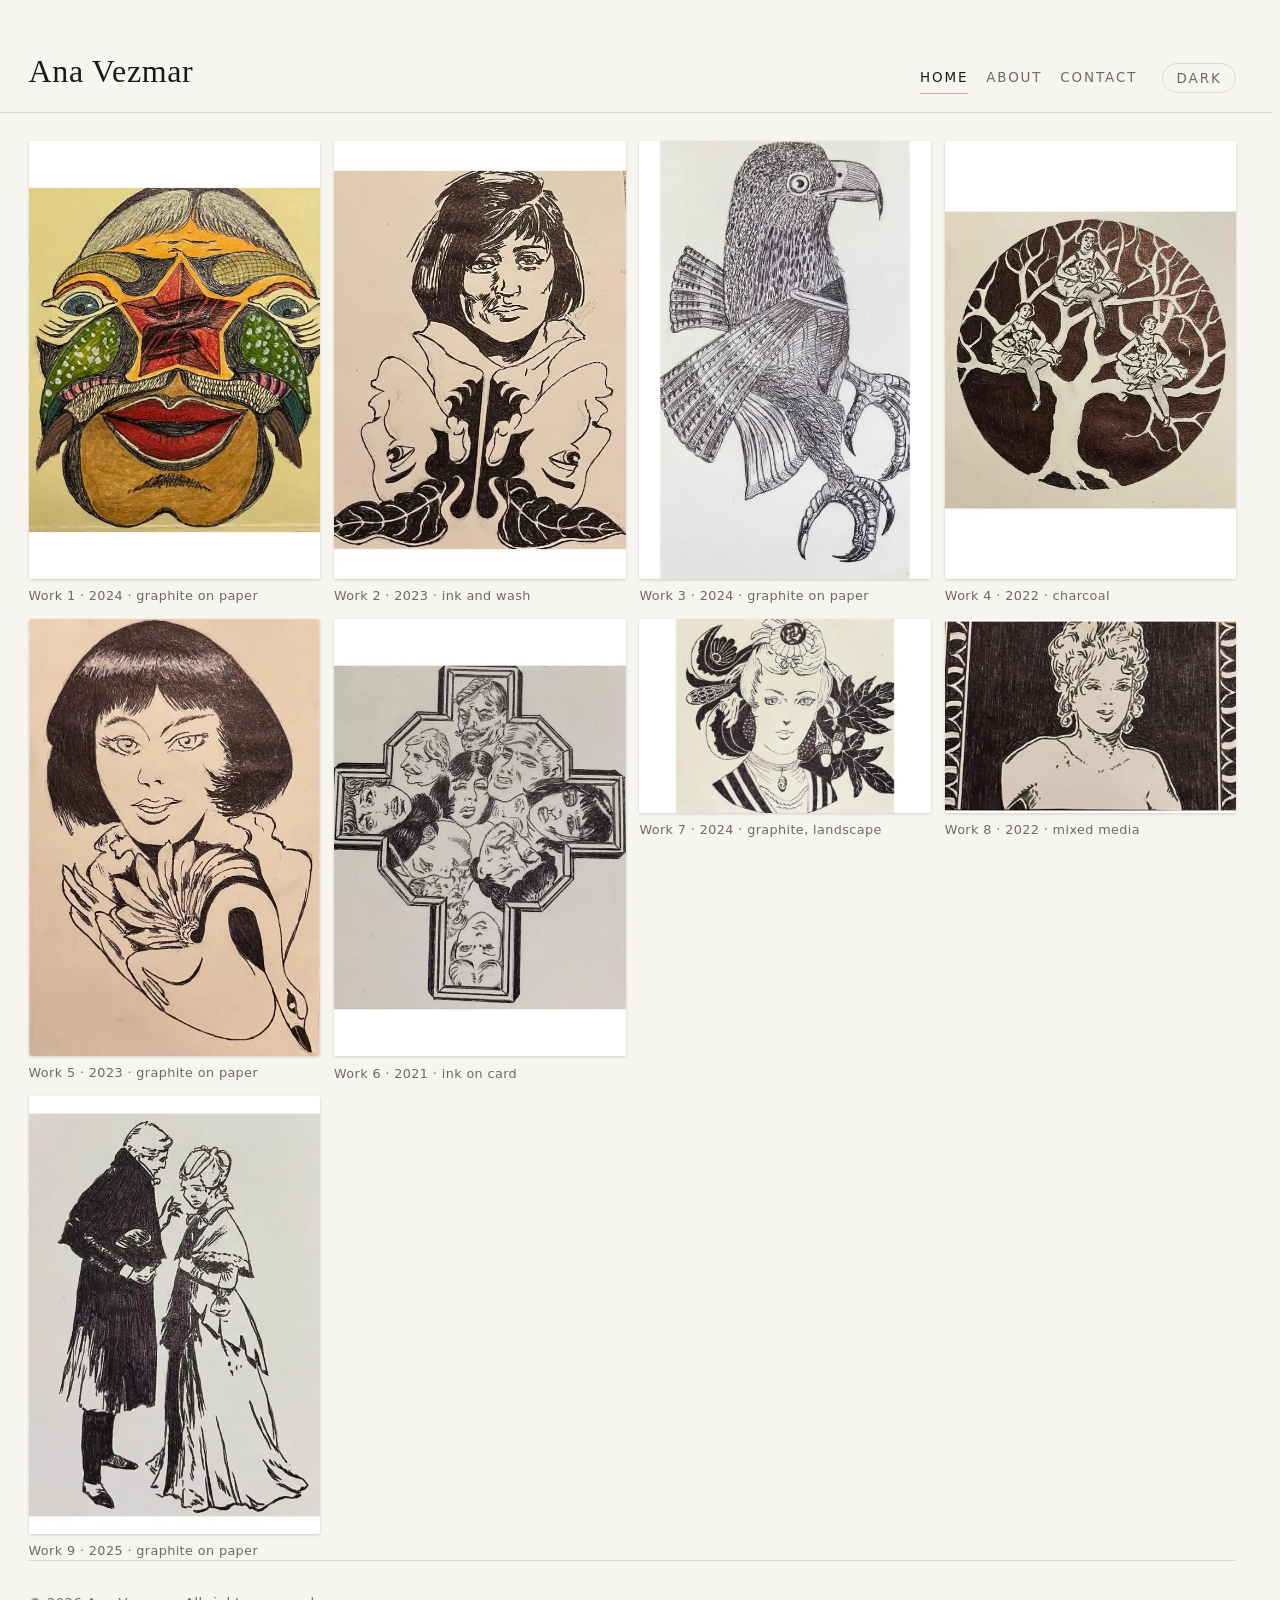
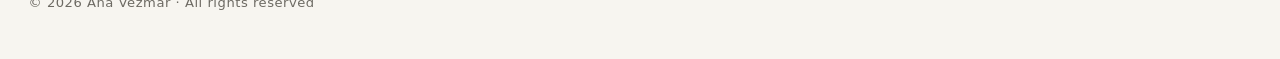
<file: index.html>
<!DOCTYPE html>
<html lang="en">
<head>
  <meta charset="utf-8">
  <meta name="viewport" content="width=device-width, initial-scale=1">
  <meta name="theme-color" content="#f7f5f0">
  <meta name="theme-color" media="(prefers-color-scheme: dark)" content="#1a1816">
  <meta name="description" content="Portfolio of Ana Vezmar — nine works on a single grid.">
  <meta property="og:type" content="website">
  <meta property="og:title" content="Ana Vezmar — Portfolio">
  <meta property="og:description" content="Nine works by Ana Vezmar; click any one to see it full size.">
  <meta property="og:image" content="https://lsinisa.github.io/vezart/images/1.jpg">
  <meta property="og:url" content="https://lsinisa.github.io/vezart/">
  <link rel="canonical" href="https://lsinisa.github.io/vezart/">
  <script type="application/ld+json">
  {
    "@context": "https://schema.org",
    "@type": "Person",
    "name": "Ana Vezmar",
    "jobTitle": "Visual artist",
    "url": "https://lsinisa.github.io/vezart/",
    "image": "https://lsinisa.github.io/vezart/images/1.jpg",
    "description": "Visual artist; portfolio of nine works on a single grid.",
    "homepage": "https://lsinisa.github.io/vezart/"
  }
  </script>
  <link rel="icon" type="image/svg+xml" href="data:image/svg+xml,%3Csvg%20xmlns='http://www.w3.org/2000/svg'%20viewBox='0%200%2032%2032'%3E%3Crect%20width='32'%20height='32'%20fill='%231c1a17'/%3E%3Crect%20x='8'%20y='8'%20width='16'%20height='16'%20fill='%23f7f5f0'/%3E%3C/svg%3E">
  <title>Ana Vezmar — Portfolio</title>
  <script>
  /* Set the theme before first paint so a stored choice cannot flash
     the wrong palette; script.js repeats this later for the toggle. */
  try {
    var t = localStorage.getItem("theme");
    if (t !== "dark" && t !== "light")
      t = matchMedia("(prefers-color-scheme: dark)").matches ? "dark" : "light";
    document.documentElement.dataset.theme = t;
  } catch (e) {}
  if ("PageSwapEvent" in window) document.documentElement.classList.add("vt");
  </script>
  <link rel="stylesheet" href="style.css">
</head>
<body>
  <a class="skip" href="#main">Skip to content</a>
  <header>
    <h1><a href="index.html">Ana Vezmar</a></h1>
    <nav aria-label="Site menu">
      <div class="nav-links">
        <a class="current" aria-current="page" href="index.html">Home</a>
        <a href="about.html">About</a>
        <a href="contact.html">Contact</a>
      </div>
      <button class="theme-toggle" id="theme-toggle" type="button" aria-label="Switch to dark mode">Dark</button>
    </nav>
  </header>
  <main id="main" class="gallery">
    <figure class="work">
      <button class="thumb" type="button" style="aspect-ratio: 533 / 800">
        <picture>
          <source srcset="images/thumbs/1.webp" type="image/webp">
          <img src="images/thumbs/1.jpg" width="533" height="800" loading="eager" decoding="async"
               alt="Work 1 by Ana Vezmar">
        </picture>
      </button>
      <figcaption class="work-caption">Work 1 &middot; 2024 &middot; graphite on paper</figcaption>
    </figure>
    <figure class="work">
      <button class="thumb" type="button" style="aspect-ratio: 533 / 800">
        <picture>
          <source srcset="images/thumbs/2.webp" type="image/webp">
          <img src="images/thumbs/2.jpg" width="533" height="800" loading="lazy" decoding="async"
               alt="Work 2 by Ana Vezmar">
        </picture>
      </button>
      <figcaption class="work-caption">Work 2 &middot; 2023 &middot; ink and wash</figcaption>
    </figure>
    <figure class="work">
      <button class="thumb" type="button" style="aspect-ratio: 533 / 800">
        <picture>
          <source srcset="images/thumbs/3.webp" type="image/webp">
          <img src="images/thumbs/3.jpg" width="533" height="800" loading="lazy" decoding="async"
               alt="Work 3 by Ana Vezmar">
        </picture>
      </button>
      <figcaption class="work-caption">Work 3 &middot; 2024 &middot; graphite on paper</figcaption>
    </figure>
    <figure class="work">
      <button class="thumb" type="button" style="aspect-ratio: 533 / 800">
        <picture>
          <source srcset="images/thumbs/4.webp" type="image/webp">
          <img src="images/thumbs/4.jpg" width="533" height="800" loading="lazy" decoding="async"
               alt="Work 4 by Ana Vezmar">
        </picture>
      </button>
      <figcaption class="work-caption">Work 4 &middot; 2022 &middot; charcoal</figcaption>
    </figure>
    <figure class="work">
      <button class="thumb" type="button" style="aspect-ratio: 533 / 800">
        <picture>
          <source srcset="images/thumbs/5.webp" type="image/webp">
          <img src="images/thumbs/5.jpg" width="533" height="800" loading="lazy" decoding="async"
               alt="Work 5 by Ana Vezmar">
        </picture>
      </button>
      <figcaption class="work-caption">Work 5 &middot; 2023 &middot; graphite on paper</figcaption>
    </figure>
    <figure class="work">
      <button class="thumb" type="button" style="aspect-ratio: 533 / 800">
        <picture>
          <source srcset="images/thumbs/6.webp" type="image/webp">
          <img src="images/thumbs/6.jpg" width="533" height="800" loading="lazy" decoding="async"
               alt="Work 6 by Ana Vezmar">
        </picture>
      </button>
      <figcaption class="work-caption">Work 6 &middot; 2021 &middot; ink on card</figcaption>
    </figure>
    <figure class="work">
      <button class="thumb" type="button" style="aspect-ratio: 800 / 533">
        <picture>
          <source srcset="images/thumbs/7.webp" type="image/webp">
          <img src="images/thumbs/7.jpg" width="800" height="533" loading="lazy" decoding="async"
               alt="Work 7 by Ana Vezmar">
        </picture>
      </button>
      <figcaption class="work-caption">Work 7 &middot; 2024 &middot; graphite, landscape</figcaption>
    </figure>
    <figure class="work">
      <button class="thumb" type="button" style="aspect-ratio: 800 / 533">
        <picture>
          <source srcset="images/thumbs/8.webp" type="image/webp">
          <img src="images/thumbs/8.jpg" width="800" height="533" loading="lazy" decoding="async"
               alt="Work 8 by Ana Vezmar">
        </picture>
      </button>
      <figcaption class="work-caption">Work 8 &middot; 2022 &middot; mixed media</figcaption>
    </figure>
    <figure class="work">
      <button class="thumb" type="button" style="aspect-ratio: 533 / 800">
        <picture>
          <source srcset="images/thumbs/9.webp" type="image/webp">
          <img src="images/thumbs/9.jpg" width="533" height="800" loading="lazy" decoding="async"
               alt="Work 9 by Ana Vezmar">
        </picture>
      </button>
      <figcaption class="work-caption">Work 9 &middot; 2025 &middot; graphite on paper</figcaption>
    </figure>
  </main>
  <footer>
    <p>&copy; 2026 Ana Vezmar &middot; All rights reserved</p>
  </footer>
  <script src="script.js" defer></script>
</body>
</html>
</file>
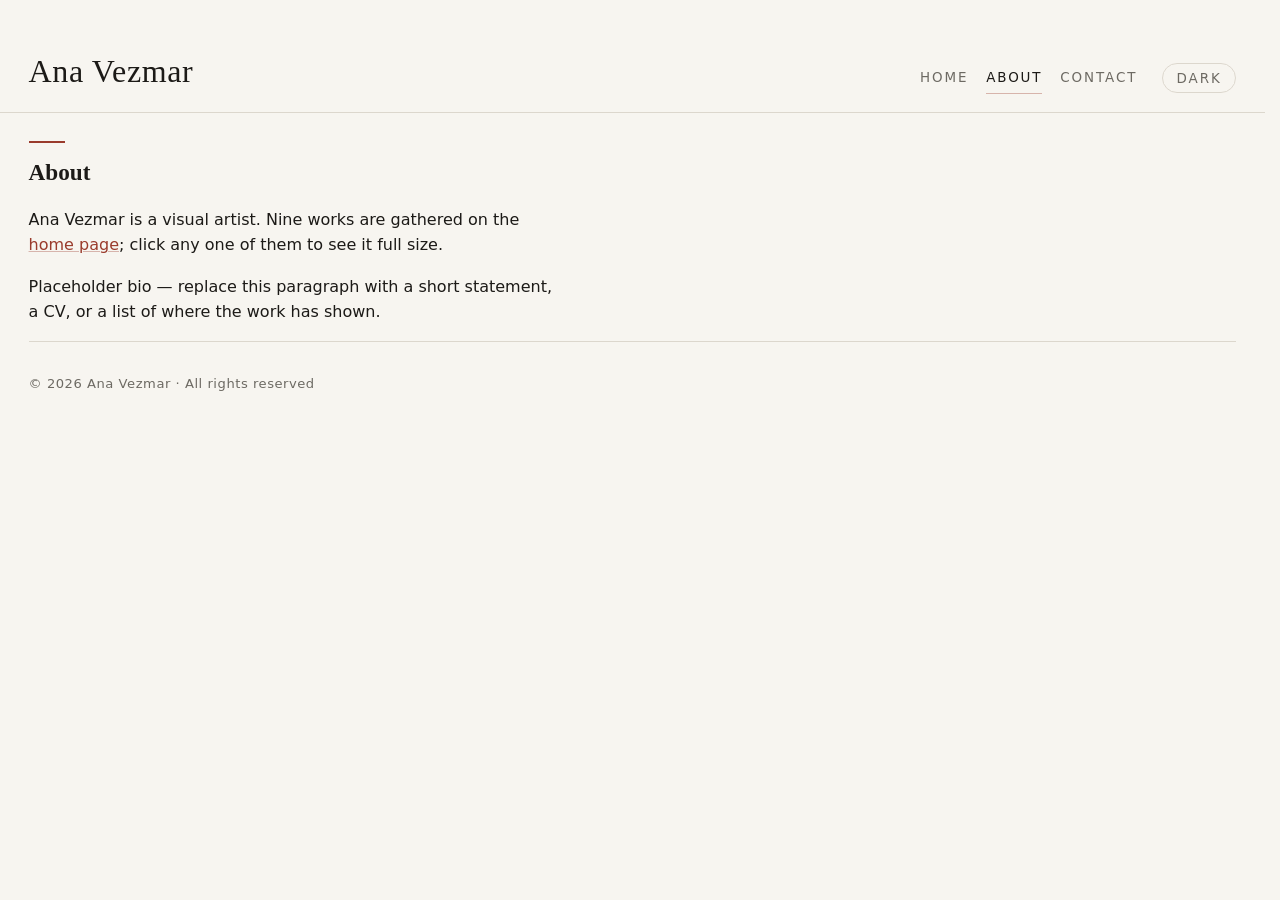
<file: about.html>
<!DOCTYPE html>
<html lang="en">
<head>
  <meta charset="utf-8">
  <meta name="viewport" content="width=device-width, initial-scale=1">
  <meta name="theme-color" content="#f7f5f0">
  <meta name="theme-color" media="(prefers-color-scheme: dark)" content="#1a1816">
  <meta name="description" content="About Ana Vezmar.">
  <title>About — Ana Vezmar</title>
  <link rel="icon" type="image/svg+xml" href="data:image/svg+xml,%3Csvg%20xmlns='http://www.w3.org/2000/svg'%20viewBox='0%200%2032%2032'%3E%3Crect%20width='32'%20height='32'%20fill='%231c1a17'/%3E%3Crect%20x='8'%20y='8'%20width='16'%20height='16'%20fill='%23f7f5f0'/%3E%3C/svg%3E">
  <script>
  /* Set the theme before first paint so a stored choice cannot flash
     the wrong palette; script.js repeats this later for the toggle. */
  try {
    var t = localStorage.getItem("theme");
    if (t !== "dark" && t !== "light")
      t = matchMedia("(prefers-color-scheme: dark)").matches ? "dark" : "light";
    document.documentElement.dataset.theme = t;
  } catch (e) {}
  if ("PageSwapEvent" in window) document.documentElement.classList.add("vt");
  </script>
  <link rel="stylesheet" href="style.css">
</head>
<body>
  <a class="skip" href="#main">Skip to content</a>
  <header>
    <h1><a href="index.html">Ana Vezmar</a></h1>
    <nav aria-label="Site menu">
      <div class="nav-links">
        <a href="index.html">Home</a>
        <a class="current" aria-current="page" href="about.html">About</a>
        <a href="contact.html">Contact</a>
      </div>
      <button class="theme-toggle" id="theme-toggle" type="button" aria-label="Switch to dark mode">Dark</button>
    </nav>
  </header>
  <main id="main">
    <h2>About</h2>
    <p>Ana Vezmar is a visual artist. Nine works are gathered on the <a href="index.html">home page</a>; click any one of them to see it full size.</p>
    <p>Placeholder bio &mdash; replace this paragraph with a short statement, a CV, or a list of where the work has shown.</p>
  </main>
  <footer>
    <p>&copy; 2026 Ana Vezmar &middot; All rights reserved</p>
  </footer>
  <script src="script.js" defer></script>
</body>
</html>
</file>
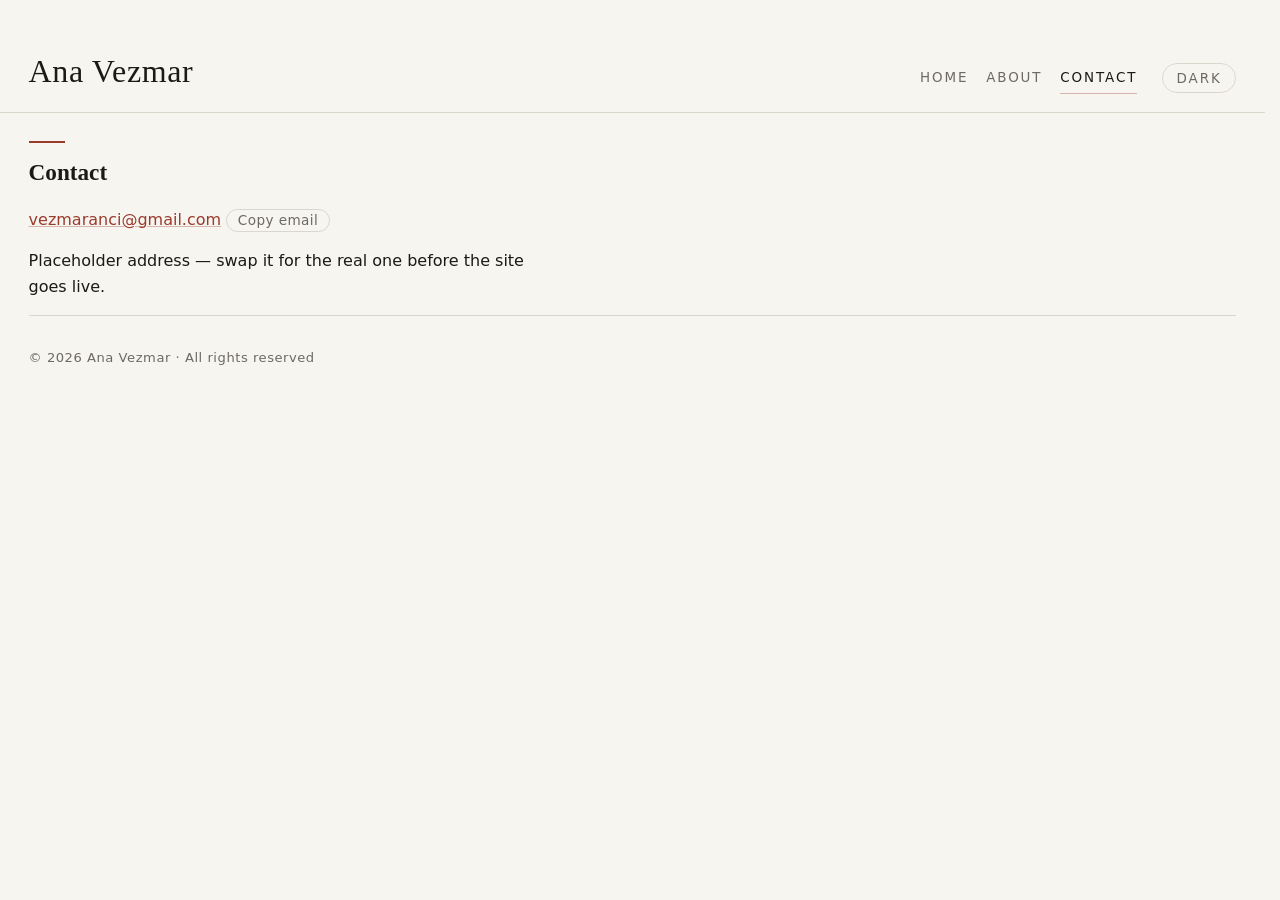
<file: contact.html>
<!DOCTYPE html>
<html lang="en">
<head>
  <meta charset="utf-8">
  <meta name="viewport" content="width=device-width, initial-scale=1">
  <meta name="theme-color" content="#f7f5f0">
  <meta name="theme-color" media="(prefers-color-scheme: dark)" content="#1a1816">
  <meta name="description" content="Contact details for Ana Vezmar.">
  <title>Contact — Ana Vezmar</title>
  <link rel="icon" type="image/svg+xml" href="data:image/svg+xml,%3Csvg%20xmlns='http://www.w3.org/2000/svg'%20viewBox='0%200%2032%2032'%3E%3Crect%20width='32'%20height='32'%20fill='%231c1a17'/%3E%3Crect%20x='8'%20y='8'%20width='16'%20height='16'%20fill='%23f7f5f0'/%3E%3C/svg%3E">
  <script>
  /* Set the theme before first paint so a stored choice cannot flash
     the wrong palette; script.js repeats this later for the toggle. */
  try {
    var t = localStorage.getItem("theme");
    if (t !== "dark" && t !== "light")
      t = matchMedia("(prefers-color-scheme: dark)").matches ? "dark" : "light";
    document.documentElement.dataset.theme = t;
  } catch (e) {}
  if ("PageSwapEvent" in window) document.documentElement.classList.add("vt");
  </script>
  <link rel="stylesheet" href="style.css">
</head>
<body>
  <a class="skip" href="#main">Skip to content</a>
  <header>
    <h1><a href="index.html">Ana Vezmar</a></h1>
    <nav aria-label="Site menu">
      <div class="nav-links">
        <a href="index.html">Home</a>
        <a href="about.html">About</a>
        <a class="current" aria-current="page" href="contact.html">Contact</a>
      </div>
      <button class="theme-toggle" id="theme-toggle" type="button" aria-label="Switch to dark mode">Dark</button>
    </nav>
  </header>
  <main id="main">
    <h2>Contact</h2>
    <p>
      <a href="mailto:vezmaranci@gmail.com">vezmaranci@gmail.com</a>
      <button class="copy-email" id="copy-email" type="button">Copy email</button>
    </p>
    <p class="copy-status" id="copy-status" role="status" aria-live="polite" aria-atomic="true"></p>
    <p>Placeholder address &mdash; swap it for the real one before the site goes live.</p>
  </main>
  <footer>
    <p>&copy; 2026 Ana Vezmar &middot; All rights reserved</p>
  </footer>
  <script src="script.js" defer></script>
</body>
</html>
</file>
<file: style.css>
/* Ana Vezmar — portfolio stylesheet.
   Gallery rules are scoped to main.gallery so the text pages
   (About, Contact) never inherit the grid. */

:root {
  color-scheme: light dark;

  /* Fluid scale — one base unit that grows gently with the viewport,
     so type, spacing and gutters move together from phone to wide
     monitor instead of jumping at a staircase of breakpoints. The floor
     sits a touch above the smallest comfortable size so the narrow end
     has air rather than bottoming out at a cramped minimum. */
  --fluid: clamp(0.85rem, 0.3rem + 0.9vw, 1.15rem);
  --cell: clamp(11rem, 16.5vw, 13.5rem);

  /* Motion — one curve for every transition and entrance animation, so
     the page moves with a single feel rather than a mix of defaults. */
  --ease: cubic-bezier(0.22, 1, 0.36, 1);

  /* How long a page takes to leave before the browser follows a link.
     script.js reads this so the exit beat and the wait never drift
     apart (see the traversal rules further down). */
  --leave-beat: 0.3s;

  /* Light palette — the default. */
  --paper: #f7f5f0;
  --ink: #1c1a17;
  --muted: #6d6a63;
  --rule: #dcd7cd;
  --accent: #9a3b2c;
  --veil: rgba(14, 13, 12, 0.93);
  --shadow: 0 1px 3px rgba(28, 26, 23, 0.18);
  --shadow-hi: 0 6px 16px rgba(28, 26, 23, 0.28);
  --sel: rgba(154, 59, 44, 0.16);
  --link-rule: rgba(154, 59, 44, 0.35);

  /* The ring the open lightbox wears. It cannot come from the palette:
     the veil is near-black in either theme, and the light theme's
     accent sits under 3:1 against it — a focus indicator has to clear
     3:1 against what it sits on. One fixed light ink answers both veils
     at 13:1 or better, and it lives outside the palette blocks because
     it never changes with them. */
  --veil-ring: #f0ece4;

  --font-display: "Iowan Old Style", "Palatino Linotype", Palatino, Georgia, "Times New Roman", serif;
  --font-body: system-ui, -apple-system, "Segoe UI", Roboto, Helvetica, Arial, sans-serif;
}

/* The palette above is only half the story: color-scheme tells the browser
   which way to paint the things the page never draws itself — scrollbars,
   form controls, the default canvas behind a not-yet-painted area. With
   "light dark" on :root that choice follows the OS, so a visitor who flips
   the toggle against their system setting gets a dark page wearing light
   chrome (or the reverse). Each explicit choice restates the scheme so the
   two halves move together; with no data-theme set, nothing overrides and
   the OS preference still answers for both. */
html[data-theme="light"] {
  color-scheme: light;
}

html[data-theme="dark"] {
  color-scheme: dark;
}

/* Dark palette — used when the OS asks for dark and the visitor has
   not picked a mode with the header toggle.

   The same colours are written a second time further down, for the
   toggle's explicit choice: a stylesheet has no way to name a set of
   custom properties and apply it on demand, so one palette lives in
   two places. Keep the two blocks in step — any value changed here
   must be changed there too, or a visitor who picked dark by hand and
   one whose phone did it for them would see two different darks. */
@media (prefers-color-scheme: dark) {
  :root:not([data-theme="light"]) {
    --paper: #1a1816;
    --ink: #f0ece4;
    --muted: #a09b92;
    --rule: #3b3833;
    --accent: #d8785c;
    --veil: rgba(8, 8, 8, 0.95);
    --shadow: 0 1px 3px rgba(0, 0, 0, 0.5);
    --shadow-hi: 0 6px 16px rgba(0, 0, 0, 0.65);
    --sel: rgba(216, 120, 92, 0.28);
    --link-rule: rgba(216, 120, 92, 0.55);
  }
}

/* An explicit choice from the toggle beats the OS preference — and
   this is the second half of the dark palette above. Change one
   colour here and you must change its twin there. */
html[data-theme="dark"] {
  --paper: #1a1816;
  --ink: #f0ece4;
  --muted: #a09b92;
  --rule: #3b3833;
  --accent: #d8785c;
  --veil: rgba(8, 8, 8, 0.95);
  --shadow: 0 1px 3px rgba(0, 0, 0, 0.5);
  --shadow-hi: 0 6px 16px rgba(0, 0, 0, 0.65);
  --sel: rgba(216, 120, 92, 0.28);
  --link-rule: rgba(216, 120, 92, 0.55);
}

body {
  font-family: var(--font-body);
  max-width: min(46rem, 100vw - 3.5 * var(--fluid));
  margin: auto;
  padding: calc(var(--fluid) * 2) calc(var(--fluid) * 1.75);
  line-height: 1.6;
  color: var(--ink);
  background: var(--paper);
  /* The theme toggle swaps the palette; easing the two colours makes
     that switch a fade rather than a flash. */
  transition: color 0.35s var(--ease), background-color 0.35s var(--ease);
}

::selection {
  background: var(--sel);
}

/* Skip link — the first thing in the document on every page, so a
   keyboard visitor opens the tab order with the jump to the work rather
   than with the bar. It is invisible until it takes focus: a line of
   text drawn in the top-left corner would fight the wordmark for that
   space, while a link that announces itself only when reached asks the
   page for nothing at all. The 1px box with the words clipped out of it
   keeps the link in the tab order and still read out by assistive tech,
   which display: none would drop from both. */
.skip {
  position: absolute;
  top: 0;
  left: 0;
  width: 1px;
  height: 1px;
  overflow: hidden;
  /* Cut away entirely where rect() is understood; the box above is
     already the fallback where it is not. */
  clip-path: rect(0 0 0 0);
  /* Kept to one line so the words are sliced sideways rather than
     wrapping down the 1px edge into a visible column of letters. */
  white-space: nowrap;
}

.skip:focus-visible {
  /* Reached: pinned to the top-left of the viewport, above the sticky
     bar (which sits at z-index 20) and below the veil (1000), so an
     open plate is never overdrawn. The paper behind the words is what
     keeps them legible over the bar they now sit on, and the ring is
     the site's own focus outline — the jump announces itself the way
     every other focusable thing on the page does. */
  position: fixed;
  top: calc(var(--fluid) * 0.5);
  left: calc(var(--fluid) * 0.5);
  width: auto;
  height: auto;
  overflow: visible;
  clip-path: none;
  white-space: normal;
  z-index: 21;
  color: var(--ink);
  background: var(--paper);
  outline: 2px solid var(--accent);
  outline-offset: 3px;
}

/* The bar is sticky and frosted: it stays put while the grid scrolls
   beneath it, so the links are always within reach. The opaque paint
   comes first and is the fallback; the translucent one only applies
   where backdrop-filter exists (see the @supports block below). */
header {
  position: sticky;
  top: 0px;
  top: env(safe-area-inset-top, 0px);
  z-index: 20;
  display: flex;
  flex-wrap: wrap;
  align-items: baseline;
  justify-content: space-between;
  gap: calc(var(--fluid) * 0.75) calc(var(--fluid) * 1.5);
  background: var(--paper);
  border-bottom: 1px solid var(--rule);
  /* Full-bleed: the bar is the page's own edge, not a card that stops at
     the measure. The grid's outer tracks already reach that measure, and
     a hovered cell leans a few pixels past it — so a bar painted only to
     the column read as a plate the artwork was poking out of. The negative
     margin takes the box out to the viewport and the matching padding
     brings the content back to the measure it had, so the wordmark and the
     buttons stay exactly where they were drawn and only the paint grows.
     Percentages here resolve against the body's content box, so 50% is
     half the measure and 50vw half the viewport: their difference is
     exactly the inset on each side, which is why the two rules are one
     another mirrored, and why they stay right when the measure or the
     body's own padding changes further down. */
  margin: 0 calc(50% - 50vw) calc(var(--fluid) * 1.75);
  padding: calc(var(--fluid) * 1.15) calc(50vw - 50%);
  transition: color 0.35s var(--ease), background-color 0.35s var(--ease), border-color 0.35s var(--ease);
}

@supports (backdrop-filter: blur(8px)) {
  header {
    background: color-mix(in srgb, var(--paper) 86%, transparent);
    backdrop-filter: blur(14px) saturate(1.15);
  }
}

/* Lighter and a touch smaller than it was: the wordmark reads as a
   label now, not a headline competing with the grid. */
header h1 {
  font-family: var(--font-display);
  font-size: clamp(1.45rem, 1.05rem + 1.5vw, 2rem);
  font-weight: 500;
  letter-spacing: 0.02em;
  text-wrap: balance;
  /* Tighter leading: the wordmark is a single line, and the inherited
     1.6 body leading only pads air above and below it — which is worst
     on a phone, where the header has to share a short viewport. */
  line-height: 1.25;
  margin: 0;
}

/* The wordmark doubles as the way home — a quiet link that only
   announces itself when touched, so the bar still reads as one line. */
header h1 a {
  color: inherit;
  text-decoration: none;
  transition: color 0.22s ease;
}

header h1 a:hover,
header h1 a:focus-visible {
  color: var(--accent);
}

/* The colour change above is not enough on its own: the accent it swaps
   in sits barely over 2:1 against the ink it replaces, under the 3:1 a
   focus indicator needs against the unfocused state. So the wordmark
   takes the same ring the nav links already carry — the hover keeps its
   quiet colour shift, the keyboard gets a ring. */
header h1 a:focus-visible {
  outline: 2px solid var(--accent);
  outline-offset: 3px;
}

nav {
  display: flex;
  flex-wrap: wrap;
  align-items: center;
  gap: calc(var(--fluid) * 0.35) calc(var(--fluid) * 1.5);
  font-size: clamp(0.78rem, 0.66rem + 0.25vw, 0.84rem);
  text-transform: uppercase;
  letter-spacing: 0.14em;
}

/* The links live in a panel so the row can be sized and moved as one
   unit: inline in the bar on wide screens, dropped to a second row on
   narrow ones (see the media queries near the bottom). There is no
   hamburger — the links are always in the page, so they are always
   reachable, with or without JavaScript. */
.nav-links {
  list-style: none;
  margin: 0;
  padding: 0;
  display: flex;
  flex-direction: row;
  align-items: center;
  gap: calc(var(--fluid) * 0.3) calc(var(--fluid) * 1.1);
}

/* Nav links — muted until touched, then a hairline draws itself
   underneath rather than swapping in a pre-drawn one. */
nav a {
  position: relative;
  color: var(--muted);
  text-decoration: none;
  transition: color 0.22s ease;
}

/* The tap target, not the paint. The word stays exactly where it was
   drawn; an invisible box around it grows to roughly 44px tall so a
   thumb lands on the link instead of the few pixels of gap beside it.
   It lives on ::before so the hairline on ::after keeps painting over
   it, and it is grown with negative offsets so it never pushes the
   row apart. */
nav a::before {
  content: "";
  position: absolute;
  left: calc(var(--fluid) * -0.35);
  right: calc(var(--fluid) * -0.35);
  top: calc(var(--fluid) * -0.55);
  bottom: calc(var(--fluid) * -0.55);
}

nav a::after {
  content: "";
  position: absolute;
  left: 0;
  right: 0;
  bottom: -0.4em;
  /* A fixed 1.5px hairline turns into a blurry half pixel once the
     type scales past it, so the rule thickens with the letters and
     never drops below one real pixel. */
  height: max(1px, 0.12em);
  background: var(--accent);
  transform: scaleX(0);
  transform-origin: left center;
  transition: transform 0.3s var(--ease), background-color 0.3s ease;
}

nav a:hover,
nav a:focus-visible {
  color: var(--ink);
}

nav a:hover::after,
nav a:focus-visible::after {
  transform: scaleX(1);
}

nav a:focus-visible {
  outline: 2px solid var(--accent);
  outline-offset: 3px;
}

/* The page you are on keeps its hairline lit, so the bar says where
   you are without needing a second colour or a breadcrumb. */
nav a.current {
  color: var(--ink);
}

nav a.current::after {
  transform: scaleX(1);
  background: var(--link-rule);
}

/* Theme toggle — last item in nav, so it keeps the right-hand edge.
   Its label names the mode the click will switch to. */
nav button {
  font-family: inherit;
  font-size: inherit;
  text-transform: uppercase;
  letter-spacing: 0.14em;
  color: var(--muted);
  background: none;
  border: 1px solid var(--rule);
  border-radius: 999px;
  padding: calc(var(--fluid) * 0.38) calc(var(--fluid) * 0.85);
  cursor: pointer;
  transition: color 0.18s ease, border-color 0.18s ease;
}

nav button:hover,
nav button:focus-visible {
  color: var(--accent);
  border-color: var(--accent);
}

nav button:focus-visible {
  outline: 2px solid var(--accent);
  outline-offset: 2px;
}

footer {
  border-top: 1px solid var(--rule);
  padding-top: calc(var(--fluid) * 1.1);
  font-size: clamp(0.72rem, 0.66rem + 0.2vw, 0.82rem);
  letter-spacing: 0.04em;
  color: var(--muted);
  transition: color 0.35s var(--ease), border-color 0.35s var(--ease);
}

main.gallery {
  display: grid;
  /* auto-fill + minmax lets the grid pick its own column count:
     three tracks on a laptop, four at ~1200px, five at ~1500px, six
     past ~2500px — and because the measure goes full-bleed on wide
     screens (see the media query at the bottom), the tracks always
     reach both edges instead of leaving an orphan row. A cell never
     squeezes below --cell. Narrow screens pin the count outright
     (see the media queries at the bottom). */
  grid-template-columns: repeat(auto-fill, minmax(var(--cell), 1fr));
  align-items: start;
  gap: calc(var(--fluid) * 0.85);
}

/* Entrance for the cells — rise a little and settle. --i is stamped
   onto each figure by script.js; the delay lives on the figure itself
   (see the rule below) so the pace can be capped there. */
@keyframes work-in {
  from {
    opacity: 0;
    transform: translateY(calc(var(--fluid) * 0.7));
  }
  to {
    opacity: 1;
    transform: none;
  }
}

/* Figures carry a 40px UA margin by default, which would push the
   grid cells apart; min-width: 0 keeps a cell from refusing to shrink. */
main.gallery figure {
  margin: 0;
  min-width: 0;
  /* A grid item's automatic minimum size would let any grown content
     stretch its own cell and shove the row below down; the thumb
     button carries the image's aspect-ratio, so the cell may
     shrink its minimum to the box itself. */
  min-height: 0;
  /* Entrance: each cell rises a little and settles, staggered by its
     position in the grid (--i is stamped onto it by script.js). The
     delay is capped so a longer grid never waits more than half a
     second for its last cell. */
  animation: work-in 0.55s var(--ease) both;
  animation-delay: calc(min(var(--i, 0), 9) * 55ms);
}

main.gallery .work-caption {
  margin: calc(var(--fluid) * 0.5) 0 0;
  font-family: var(--font-body);
  font-style: normal;
  font-size: clamp(0.72rem, 0.66rem + 0.2vw, 0.8rem);
  line-height: 1.4;
  letter-spacing: 0.03em;
  color: var(--muted);
  transition: color 0.25s ease;
}

main.gallery img {
  display: block;
  width: 100%;
  /* No forced ratio and no cover-crop: the works are 533x800 portrait
     (and 800x533 for the two landscape ones), so a square box was
     slicing the top and bottom off every drawing. height: auto keeps
     the artwork whole at whatever width the track gives it, and the
     width/height attributes in index.html still reserve the space, so
     there is no layout shift. */
  height: auto;
  /* A pointer, not a magnifier: the click opens the work full size
     rather than zooming into it, so the cursor should say "this opens"
     the way the theme button and the nav links already do. */
  cursor: pointer;
  border-radius: 3px;
  box-shadow: var(--shadow);
  /* Neither pure path survives zoom: growing the layout box re-rasterizes
     every frame, and while the page is pinch-zoomed the source raster is
     already at display size, so those re-rasters come from the browser's
     lower-resolution mip levels — a visible low-res flash mid-animation.
     A composited scale never re-rasterizes: it resamples the existing
     raster, and since the sources carry ~1.8x more pixels than the cell
     shows, even a zoomed-in page keeps that raster over-supplied while
     the growth runs — no flash, no blur. The cell box itself stays
     pinned (aspect-ratio), so the enlarged copy only ever overflows
     into the gutter and the grid never shifts. */
  position: relative;
  transition: transform 0.3s var(--ease), box-shadow 0.3s var(--ease), filter 0.3s ease;
}

/* Hover-only polish — gated behind (hover: hover) so touch devices
   never get a stuck hover state left over from a tap. */
@media (hover: hover) {
  main.gallery img:hover {
    /* Composited scale — see the base rule's comment: re-rasterizing
       (width growth) flashes low-res once the page is zoomed, a scale
       resamples the over-supplied raster and cannot. transform-origin
       center keeps the copy centered; z-index lifts it over resting
       siblings. */
    transform: translate(0, -3px) scale(1.012);
    z-index: 1;
    box-shadow: var(--shadow-hi);
    filter: saturate(1.05) contrast(1.03);
  }
}

/* Thumbnails are native buttons in the markup, so the button the Tab
   lands on is their own and it needs the site's ring. */
main.gallery .thumb {
  /* The button is a transparent wrapper: no chrome of its own, the
     paint (radius, shadow) stays on the image inside it. */
  display: block;
  width: 100%;
  margin: 0;
  padding: 0;
  border: none;
  background: none;
  cursor: pointer;
}

main.gallery .thumb:focus-visible {
  outline: 2px solid var(--accent);
  outline-offset: 3px;
}

.lightbox {
  position: fixed;
  top: 0;
  left: 0;
  right: 0;
  bottom: 0;
  background: var(--veil);
  z-index: 1000;
  display: flex;
  align-items: center;
  justify-content: center;
  /* The veil lives in the document from the first click onward and is
     faded rather than added and removed, so closing has something to
     fade out instead of yanking the plate off the page mid-decode.
     pointer-events follows the fade, which keeps a closed veil from
     swallowing the next thumbnail click. */
  opacity: 0;
  pointer-events: none;
  transition: opacity 0.28s var(--ease);
}

.lightbox.open {
  opacity: 1;
  pointer-events: auto;
}

/* While the plate is open the veil is focusable — script.js gives it
   tabindex="0" so a keyboard visitor can reach the dialog and close it
   with Escape — so it needs a visible indicator, and the browser's
   default would draw one at the viewport edge, against the bezel where
   nobody is looking. The ring therefore lives on the plate, which is
   the thing the dialog is showing, and it is offset far enough to clear
   the plate's own rounding. */
.lightbox:focus-visible img {
  outline: 2px solid var(--veil-ring);
  outline-offset: 3px;
}

.lightbox img {
  /* Safe-area aware: on notched phones the plate stops short of the
     cutout instead of sliding under it. */
  max-width: min(90vw, calc(100vw - env(safe-area-inset-left) - env(safe-area-inset-right)));
  max-height: min(88vh, calc(100vh - env(safe-area-inset-top) - env(safe-area-inset-bottom)));
  width: auto;
  height: auto;
  border-radius: 3px;
  box-shadow: 0 0 40px rgba(0, 0, 0, 0.7);
  /* The plate arrives a touch small and grows into place with the veil,
     so opening reads as one move rather than a flash plus a jump. */
  transform: scale(0.94);
  transition: transform 0.34s var(--ease);
}

.lightbox.open img {
  transform: none;
}

/* The plate's caption rides in the band under it. It is pinned to the
   veil rather than flexed beside the plate: a plate shown at the full
   88vh would push a flexed caption past the viewport, while the pinned
   one keeps to the gap the cap leaves at the bottom. */
.lightbox .plate-caption {
  position: absolute;
  left: calc(var(--fluid) * 2);
  right: calc(var(--fluid) * 2);
  bottom: calc(var(--fluid) * 1.5);
  text-align: center;
  font-family: var(--font-body);
  font-size: 0.85em;
  color: var(--muted);
}

/* While the plate is open the page behind the veil is locked, so
   nothing scrolls under it — the work stays the one thing on the
   screen. script.js adds and removes this class with the veil. */
body.lightbox-open {
  overflow: hidden;
}

/* Hiding that scrollbar takes the bar away, and a scrollbar that is
   taken away moves the page by its own width — the grid jumps sideways
   the moment the plate opens. Reserving the gutter on the root claims
   the space whether or not the bar is painted, so the layout stays put. */
html {
  scrollbar-gutter: stable;
}

/* Text pages (About, Contact) */

main:not(.gallery) {
  max-width: min(33rem, 100vw - 3.5 * var(--fluid));
}

main:not(.gallery) h2 {
  font-family: var(--font-display);
  font-size: clamp(1.2rem, 1.05rem + 0.6vw, 1.45rem);
  font-weight: 600;
  margin: 0 0 1rem;
}

main:not(.gallery) h2::before {
  content: "";
  display: block;
  width: 2.25rem;
  height: 2px;
  background: var(--accent);
  margin: 0 0 0.65rem;
}

main:not(.gallery) p {
  margin: 0 0 1rem;
}

main a {
  color: var(--accent);
  text-decoration: underline;
  text-decoration-color: var(--link-rule);
  text-decoration-thickness: 1px;
  transition: color 0.22s var(--ease), text-decoration-color 0.22s var(--ease);
}

main a:hover {
  color: var(--ink);
  text-decoration-color: var(--ink);
}

/* Text-page links take the site's ring rather than the browser's, so
   every focusable thing on every page announces focus the same way.
   The underline stays as it is — the ring is added beside it, not
   traded for it, so the link is still recognisable as a link. */
main a:focus-visible {
  outline: 2px solid var(--accent);
  outline-offset: 3px;
}

/* Copy-email button (Contact) — the one control on the text pages that is
   not a link. It borrows the nav button's pill so the two read as the same
   control, and it keeps the site's ring rather than the browser's. The type
   sits a step under the paragraph and the box is kept to one line of its
   own height, so the button reads as a control beside the address rather
   than a line of its own. */
/* The gallery's thumbnails are buttons too (see .thumb above), so the
   pill chrome is scoped to the text pages. */
main:not(.gallery) button {
  font-family: var(--font-body);
  font-size: 0.85em;
  line-height: 1;
  letter-spacing: 0.03em;
  color: var(--muted);
  background: none;
  border: 1px solid var(--rule);
  border-radius: 999px;
  padding: calc(var(--fluid) * 0.22) calc(var(--fluid) * 0.65);
  cursor: pointer;
  transition: color 0.18s ease, border-color 0.18s ease;
}

main:not(.gallery) button:hover,
main:not(.gallery) button:focus-visible {
  color: var(--accent);
  border-color: var(--accent);
}

main:not(.gallery) button:focus-visible {
  outline: 2px solid var(--accent);
  outline-offset: 2px;
}

/* The line the button writes into (see the aria-live attributes in
   contact.html). It is muted and a step under the text because it is a
   note about an action, not part of the address; while it is empty it
   takes no space, so the page still reads the same before a copy. */
main .copy-status:empty {
  display: none;
}

main .copy-status {
  font-size: clamp(0.72rem, 0.66rem + 0.2vw, 0.8rem);
  letter-spacing: 0.03em;
  color: var(--muted);
}

/* Page traversal — the site moves as one gesture between pages.
   Arriving: the three blocks settle in from below, which is the
   gallery's stagger read at the page level (the grid itself brings its
   cells in already, so it is left alone here). Leaving: script.js marks
   the document and the same blocks lift out upward — the direction they
   arrived from — so the next page starts from an empty sheet rather
   than a hard cut. One curve, one direction, both halves. */
@keyframes page-in {
  from {
    opacity: 0;
    transform: translateY(calc(var(--fluid) * 0.75));
  }
  to {
    opacity: 1;
    transform: none;
  }
}

@keyframes page-out {
  from {
    opacity: 1;
    transform: none;
  }
  to {
    opacity: 0;
    transform: translateY(calc(var(--fluid) * -0.75));
  }
}

main:not(.gallery) {
  animation: page-in 0.45s var(--ease) both;
}

main:not(.gallery) {
  animation-delay: 0.12s;
}

/* The exit beat. The delay is reset here because the arrival delays
   above would otherwise hold the exit open for a tenth of a second. */
body.leaving main {
  animation: page-out var(--leave-beat) var(--ease) both;
  animation-delay: 0s;
}

/* View transitions — where the browser can swap the two documents
   natively, it does, and the rules above are not needed. The header and
   footer keep their own names so they hold still while only the content
   cross-fades; the arrival animation is switched off so it cannot stack
   on top of the native swap. Everything above stays as the fallback for
   browsers without the swap. */
@media (prefers-reduced-motion: no-preference) {
  @view-transition {
    navigation: auto;
  }

  header {
    view-transition-name: site-header;
  }

  footer {
    view-transition-name: site-footer;
  }

  ::view-transition-old(root),
  ::view-transition-new(root) {
    animation-duration: 0.25s;
    animation-timing-function: var(--ease);
  }
}

html.vt main:not(.gallery) {
  animation: none;
}

/* Narrow screens: once there are only one or two tracks to choose
   from, pinning the count beats letting auto-fill guess. */
@media (max-width: 899px) {
  main.gallery {
    grid-template-columns: repeat(2, 1fr);
  }
}

@media (max-width: 599px) {
  main.gallery {
    grid-template-columns: 1fr;
  }
}

/* Narrow screens: the title keeps its own line and the links drop to a
   second row — but pinned to the right-hand edge, so the bar still
   reads title-left / links-right the way it does on wide screens
   rather than piling everything under the wordmark. */
@media (max-width: 640px) {
  header {
    flex-direction: column;
    align-items: start;
    justify-content: start;
    gap: calc(var(--fluid) * 0.55) calc(var(--fluid) * 1.5);
  }

  nav {
    align-self: flex-end;
  }
}

/* Short viewports (landscape phones, laptops under browser chrome):
   trade vertical rhythm for content. */
@media (max-height: 520px) {
  body {
    padding: calc(var(--fluid) * 1.2) calc(var(--fluid) * 1.6);
  }

  header {
    padding-bottom: calc(var(--fluid) * 0.8);
    /* Only the vertical rhythm trades here — the horizontal breakout
       above has to survive, or the bar would shrink back to the measure
       on a short viewport. */
    margin: 0 calc(50% - 50vw) calc(var(--fluid) * 1.1);
  }

  main.gallery {
    gap: calc(var(--fluid) * 0.7);
  }
}

/* Wide screens: stop capping the measure at 46rem and hand the whole
   viewport to the grid, so auto-fill keeps adding columns as the
   window grows and the tracks always touch both edges. --cell grows
   with it, which is what keeps the thumbnails big rather than merely
   numerous. Text pages are unaffected — main:not(.gallery) caps its
   own measure. 100% (not 100vw) so the border box lands exactly on
   the viewport and can never ask for a horizontal scrollbar. */
@media (min-width: 1200px) {
  body {
    max-width: calc(100% - 3.5 * var(--fluid));
  }

  :root {
    --cell: clamp(17rem, 17vw, 24rem);
  }
}

/* Touch devices: no stuck hover, roomier tap targets. (The cursor no
   longer needs an override — thumbnails already ask for a pointer.) */
@media (hover: none), (pointer: coarse) {
  main.gallery .work-caption {
    font-size: 0.8rem;
  }

  nav button {
    padding: calc(var(--fluid) * 0.5) calc(var(--fluid) * 0.95);
  }

  main:not(.gallery) button {
    /* The same reason the nav button gets more room: a tap target
       should clear the text around it, and the button sits in running
       text where a mistap lands on the address itself. */
    font-size: 0.9em;
    padding: calc(var(--fluid) * 0.35) calc(var(--fluid) * 0.75);
  }
}

/* Narrow screens get their own pass over the header type. The fluid
   scale bottoms out around here, which is where the bar used to go
   rough: letters sized for a desktop gutter, tracking tuned for a long
   line, and tap targets barely taller than the glyphs themselves. So
   the type goes up, the tracking comes back down (wide tracking eats
   width on a short line), and the gaps are set from the fluid unit
   rather than the type — that keeps three links plus the theme button
   inside a 320px measure without ever colliding. */
@media (max-width: 640px) {
  nav {
    font-size: 0.82rem;
    letter-spacing: 0.1em;
    gap: calc(var(--fluid) * 0.5) calc(var(--fluid) * 1.1);
    /* If the cluster ever does run out of measure, the theme button
       wraps below — and stays on the right rather than jumping back to
       the left under the links. */
    justify-content: flex-end;
  }

  .nav-links {
    /* The links stay one row even if the bar itself has to wrap:
       breaking "About" against "Contact" is what makes a phone header
       read as a list rather than a bar. */
    flex-wrap: nowrap;
    gap: calc(var(--fluid) * 0.45) calc(var(--fluid) * 1.05);
  }

  nav button {
    padding: calc(var(--fluid) * 0.6) calc(var(--fluid) * 0.95);
  }

  nav a::before {
    /* The hit area does most of its work vertically — the gaps between
       links are deliberately narrow, so growing sideways would only
       make neighbours fight over the space between them. */
    top: calc(var(--fluid) * -1.05);
    bottom: calc(var(--fluid) * -1.05);
  }
}

/* Nothing that only exists to move may keep its starting state here:
   the cells must be visible without their entrance, and the veil
   without its zoom (it snaps instead). */
@media (prefers-reduced-motion: reduce) {
  nav a,
  nav a::after,
  nav button,
  body,
  header,
  footer,
  main a,
  main:not(.gallery) button,
  main.gallery img,
  main.gallery .work-caption,
  .lightbox,
  .lightbox img {
    transition: none;
  }

  main.gallery figure {
    animation: none;
  }

  /* The traversal halves must not keep their starting states either:
     the blocks are simply there, and script.js never marks the
     document as leaving, so nothing waits for an exit beat. The main
     selector has to repeat the :not() guard from the arrival rule —
     dropping it would leave a weaker selector unable to override it. */
  main:not(.gallery) {
    animation: none;
  }

  main.gallery img:hover {
    transform: none;
    filter: none;
  }

  .lightbox img {
    transform: none;
  }
}

/* ── Print ────────────────────────────────────────────────────────────── */

/* Paper gets the page's words and nothing else: the nav bar and the theme
   button only mean something on a screen, the palette and the shadows have
   no meaning here, and a link's address — the one thing paper cannot
   follow — is written out after the words that point at it. Only the text
   pages get the addresses; on the gallery a link's address is the picture
   the page already shows. The arrivals are switched off as they are under
   reduced motion, so nothing that starts invisible can print invisible. */
@media print {
  nav,
  .theme-toggle {
    display: none;
  }

  body {
    background: white;
    color: black;
  }

  header,
  footer {
    background: transparent;
    border: none;
    color: black;
  }

  main a,
  main:not(.gallery) button,
  main .copy-status,
  main.gallery .work-caption {
    color: black;
  }

  main a {
    text-decoration-color: black;
  }

  main:not(.gallery),
  main.gallery figure {
    animation: none;
  }

  /* Text pages only: an address is the one thing a reader needs from a
     link once the page is on paper. The gallery is skipped because its
     links point at the pictures the page already shows. */
  main:not(.gallery) a::after {
    content: " (" attr(href) ")";
  }
}
</file>
